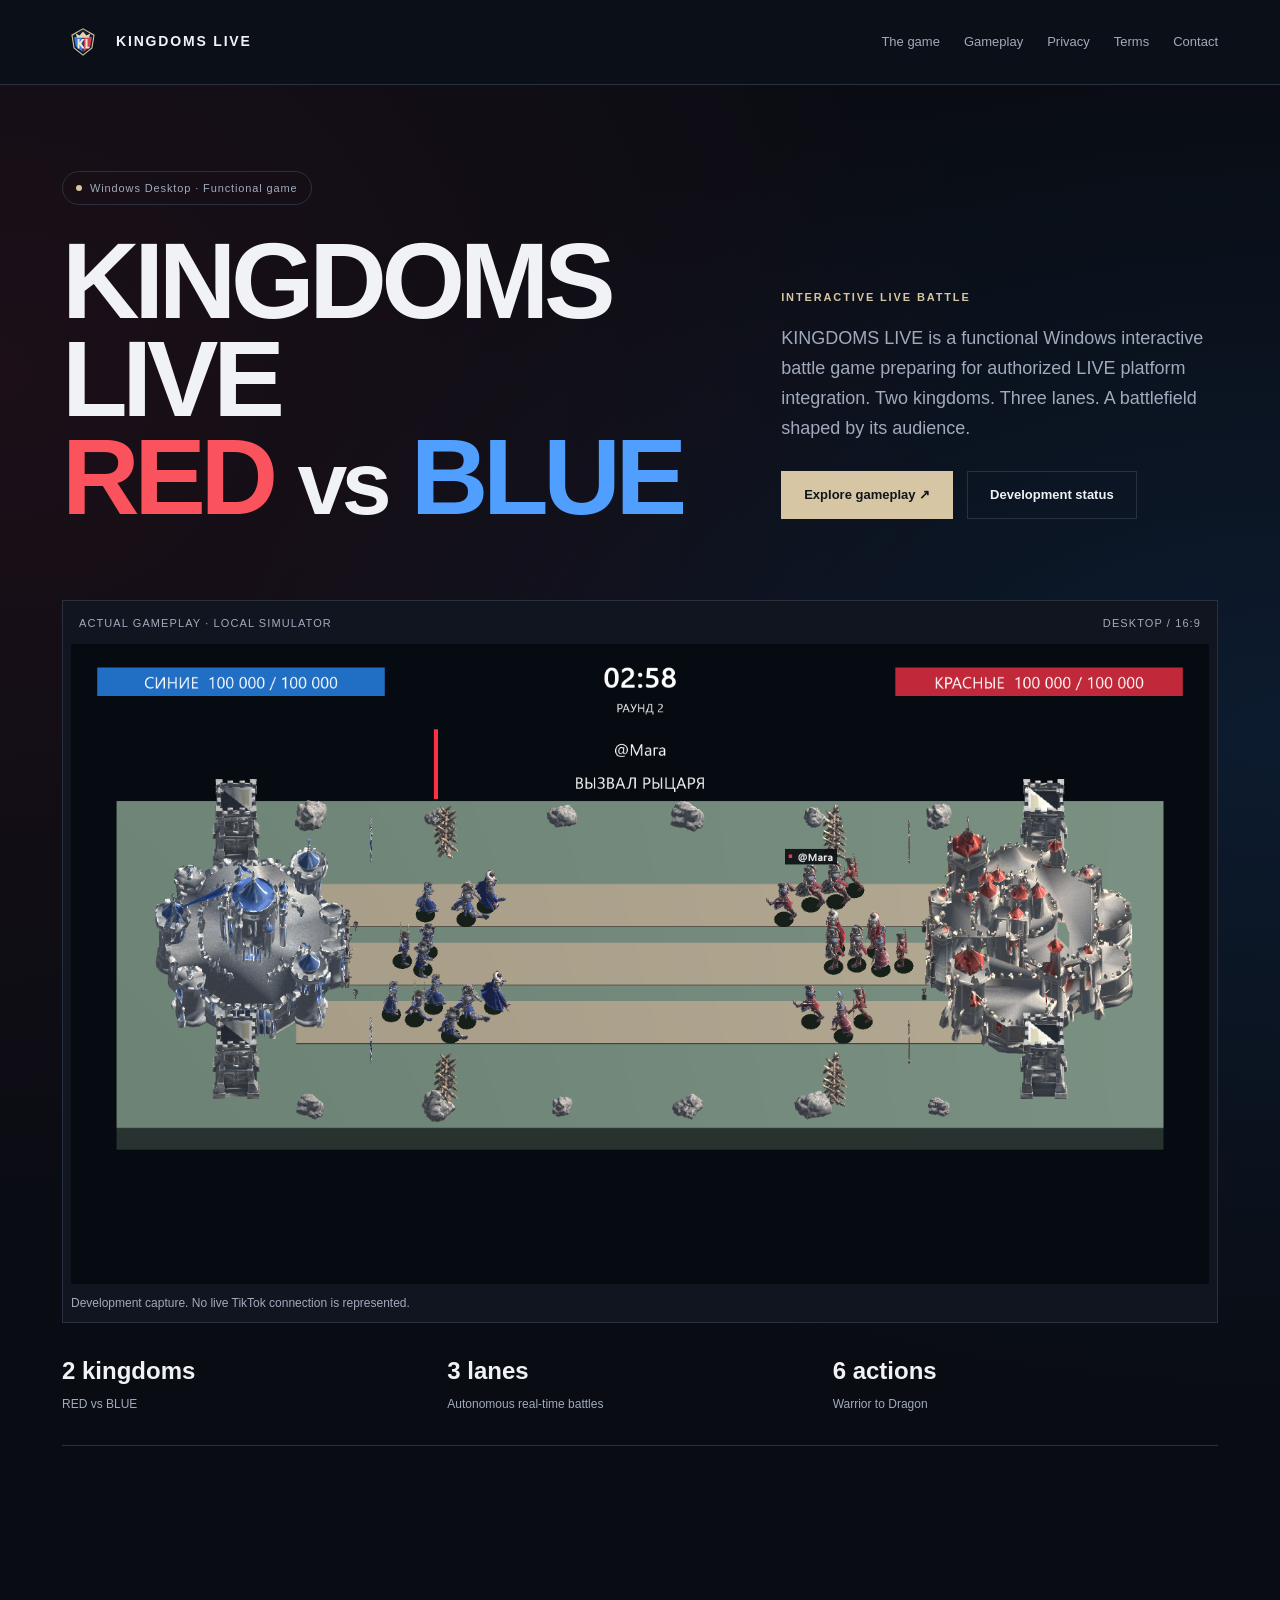
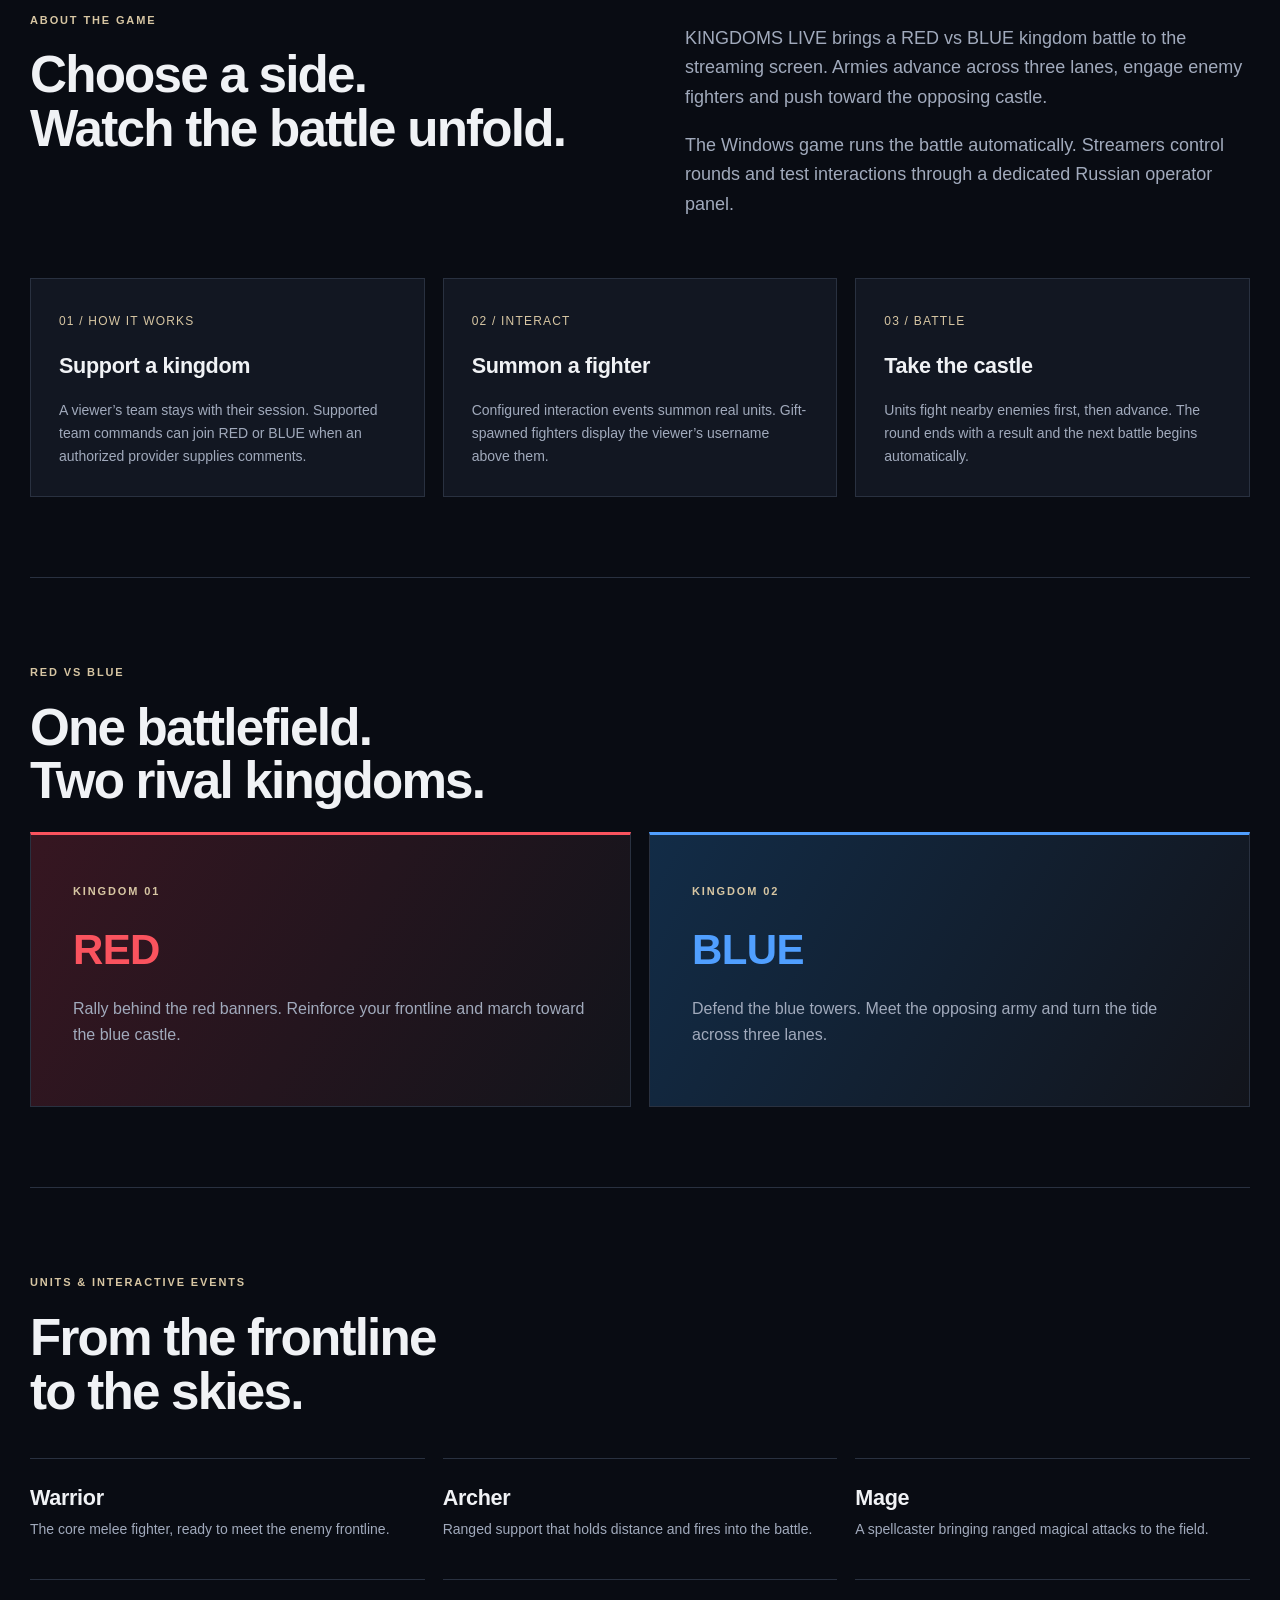
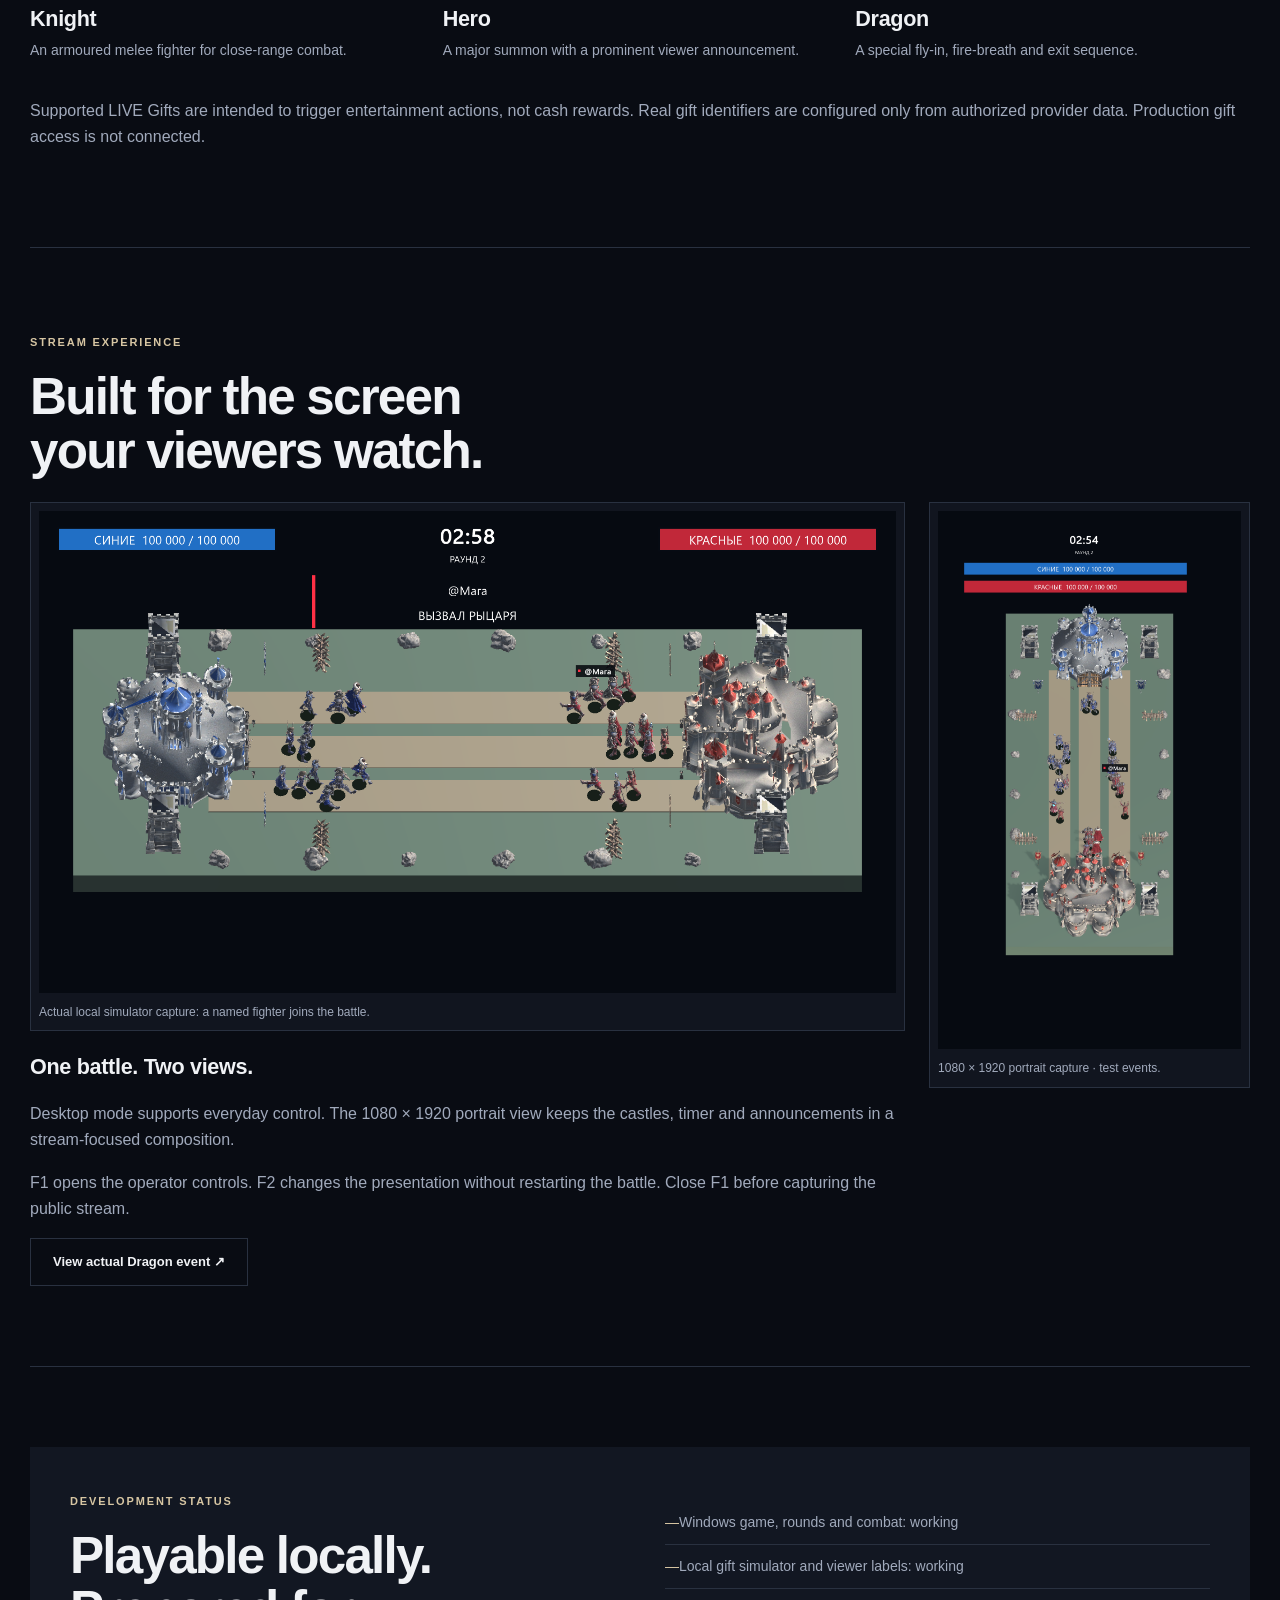
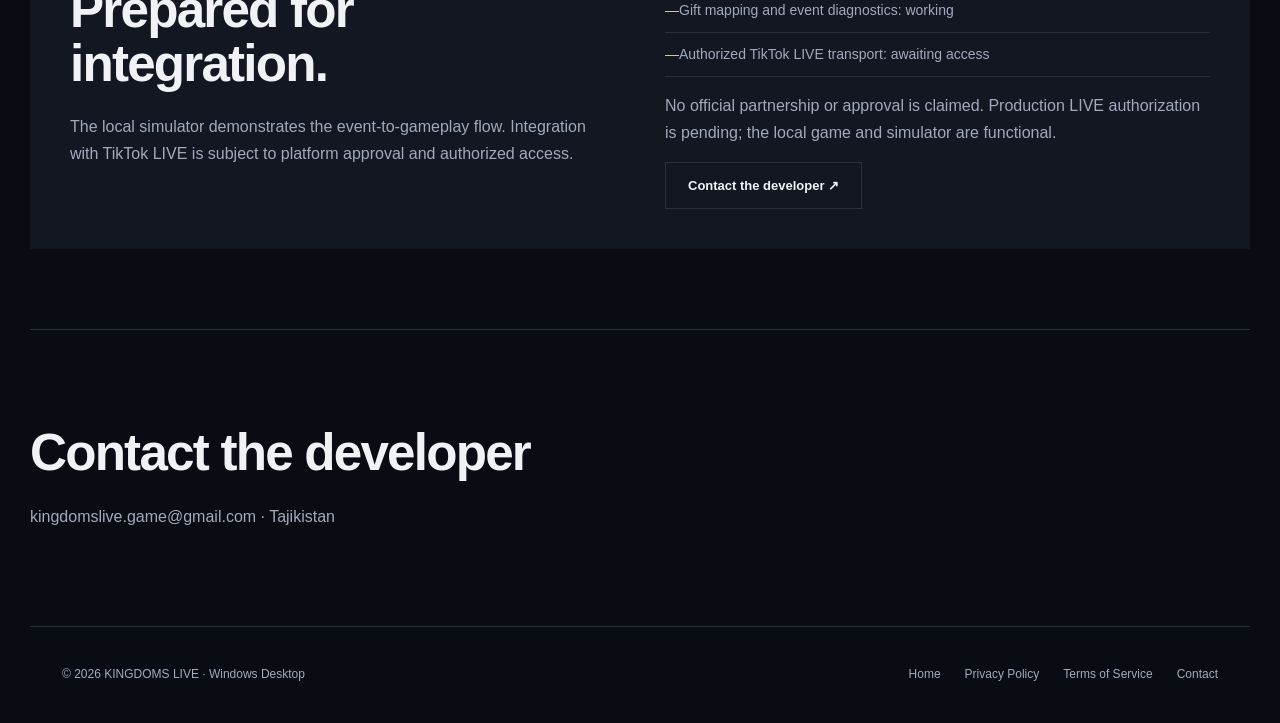
<file: Website/index.html>
<!doctype html>
<html lang="en"><head><meta charset="utf-8"><meta name="viewport" content="width=device-width, initial-scale=1"><meta name="description" content="A real-time RED vs BLUE kingdom battle designed for interactive LIVE streaming. Windows development preview; authorized LIVE integration pending."><title>RED vs BLUE Interactive Battle · KINGDOMS LIVE</title><link rel="icon" href="assets/brand-mark.svg" type="image/svg+xml"><link rel="stylesheet" href="css/style.css"><meta property="og:title" content="KINGDOMS LIVE"><meta property="og:description" content="Interactive RED vs BLUE LIVE battle game. Production LIVE integration awaiting authorized access."><meta property="og:type" content="website"><meta property="og:image" content="https://magasah.github.io/kingdoms-live/assets/app-icon.png"><meta name="theme-color" content="#090c13"></head><body><a class="skip" href="#main">Skip to content</a><header class="top"><div class="shell nav"><a class="brand" href="index.html"><img src="assets/brand-mark.svg" alt="">KINGDOMS LIVE</a><nav class="navlinks" aria-label="Main"><a href="index.html#game">The game</a><a href="index.html#preview">Gameplay</a><a href="privacy.html">Privacy</a><a href="terms.html">Terms</a><a href="contact.html">Contact</a></nav></div></header><main id="main"><div class="hero"><div class="shell"><div class="hero-top"><div><span class="badge">Windows Desktop · Functional game</span><h1>KINGDOMS<br>LIVE<span><b class="red">RED</b> <small>vs</small> <b class="blue">BLUE</b></span></h1></div><div class="hero-copy"><div class="tag">Interactive LIVE Battle</div><p>KINGDOMS LIVE is a functional Windows interactive battle game preparing for authorized LIVE platform integration. Two kingdoms. Three lanes. A battlefield shaped by its audience.</p><div class="buttons"><a class="button primary" href="#preview">Explore gameplay ↗</a><a class="button" href="#status">Development status</a></div></div></div><figure class="frame"><div class="frame-bar"><span>Actual gameplay · Local simulator</span><span>Desktop / 16:9</span></div><img src="assets/gameplay-desktop.png" width="1600" height="900" alt="Blue and red castles on opposite sides of the KINGDOMS LIVE battlefield"><figcaption class="caption">Development capture. No live TikTok connection is represented.</figcaption></figure><div class="metrics"><div><strong>2 kingdoms</strong><span>RED vs BLUE</span></div><div><strong>3 lanes</strong><span>Autonomous real-time battles</span></div><div><strong>6 actions</strong><span>Warrior to Dragon</span></div></div></div></div>
<section class="block shell" id="game"><div class="intro"><div><span class="tag">About the game</span><h2>Choose a side.<br>Watch the battle unfold.</h2></div><div><p>KINGDOMS LIVE brings a RED vs BLUE kingdom battle to the streaming screen. Armies advance across three lanes, engage enemy fighters and push toward the opposing castle.</p><p>The Windows game runs the battle automatically. Streamers control rounds and test interactions through a dedicated Russian operator panel.</p></div></div><div class="steps"><article class="card"><span class="num">01 / HOW IT WORKS</span><h3>Support a kingdom</h3><p>A viewer’s team stays with their session. Supported team commands can join RED or BLUE when an authorized provider supplies comments.</p></article><article class="card"><span class="num">02 / INTERACT</span><h3>Summon a fighter</h3><p>Configured interaction events summon real units. Gift-spawned fighters display the viewer’s username above them.</p></article><article class="card"><span class="num">03 / BATTLE</span><h3>Take the castle</h3><p>Units fight nearby enemies first, then advance. The round ends with a result and the next battle begins automatically.</p></article></div></section>
<section class="block shell"><span class="tag">RED vs BLUE</span><h2>One battlefield.<br>Two rival kingdoms.</h2><div class="kingdoms"><article class="kingdom red-side"><span class="tag">Kingdom 01</span><h3 class="red">RED</h3><p>Rally behind the red banners. Reinforce your frontline and march toward the blue castle.</p></article><article class="kingdom blue-side"><span class="tag">Kingdom 02</span><h3 class="blue">BLUE</h3><p>Defend the blue towers. Meet the opposing army and turn the tide across three lanes.</p></article></div></section>
<section class="block shell"><span class="tag">Units & interactive events</span><h2>From the frontline<br>to the skies.</h2><div class="units"><article class="unit"><h3>Warrior</h3><p>The core melee fighter, ready to meet the enemy frontline.</p></article><article class="unit"><h3>Archer</h3><p>Ranged support that holds distance and fires into the battle.</p></article><article class="unit"><h3>Mage</h3><p>A spellcaster bringing ranged magical attacks to the field.</p></article><article class="unit"><h3>Knight</h3><p>An armoured melee fighter for close-range combat.</p></article><article class="unit"><h3>Hero</h3><p>A major summon with a prominent viewer announcement.</p></article><article class="unit"><h3>Dragon</h3><p>A special fly-in, fire-breath and exit sequence.</p></article></div><p>Supported LIVE Gifts are intended to trigger entertainment actions, not cash rewards. Real gift identifiers are configured only from authorized provider data. Production gift access is not connected.</p></section>
<section class="block shell" id="preview"><span class="tag">Stream experience</span><h2>Built for the screen<br>your viewers watch.</h2><div class="preview-grid"><div><figure class="frame"><img loading="lazy" src="assets/gift-unit.png" width="1600" height="900" alt="Actual development battle showing a gift-spawned Knight with the username Мага"><figcaption class="caption">Actual local simulator capture: a named fighter joins the battle.</figcaption></figure><h3>One battle. Two views.</h3><p>Desktop mode supports everyday control. The 1080 × 1920 portrait view keeps the castles, timer and announcements in a stream-focused composition.</p><p>F1 opens the operator controls. F2 changes the presentation without restarting the battle. Close F1 before capturing the public stream.</p><a class="button" href="assets/dragon-event.png">View actual Dragon event ↗</a></div><figure class="frame portrait"><img loading="lazy" src="assets/gameplay-tiktok.png" width="1080" height="1920" alt="Actual vertical game capture with red and blue kingdoms"><figcaption class="caption">1080 × 1920 portrait capture · test events.</figcaption></figure></div></section>
<section class="block shell" id="status"><div class="status"><div><span class="tag">Development status</span><h2>Playable locally.<br>Prepared for integration.</h2><p>The local simulator demonstrates the event-to-gameplay flow. Integration with TikTok LIVE is subject to platform approval and authorized access.</p></div><div><ul><li>Windows game, rounds and combat: working</li><li>Local gift simulator and viewer labels: working</li><li>Gift mapping and event diagnostics: working</li><li>Authorized TikTok LIVE transport: awaiting access</li></ul><p>No official partnership or approval is claimed. Production LIVE authorization is pending; the local game and simulator are functional.</p><a class="button" href="contact.html">Contact the developer ↗</a></div></div></section><section class="shell block"><h2>Contact the developer</h2><p><a href="mailto:kingdomslive.game@gmail.com">kingdomslive.game@gmail.com</a> · Tajikistan</p></section></main><footer><div class="shell foot"><span>© 2026 KINGDOMS LIVE · Windows Desktop</span><nav aria-label="Legal"><a href="index.html">Home</a><a href="privacy.html">Privacy Policy</a><a href="terms.html">Terms of Service</a><a href="contact.html">Contact</a></nav></div></footer></body></html>
</file>
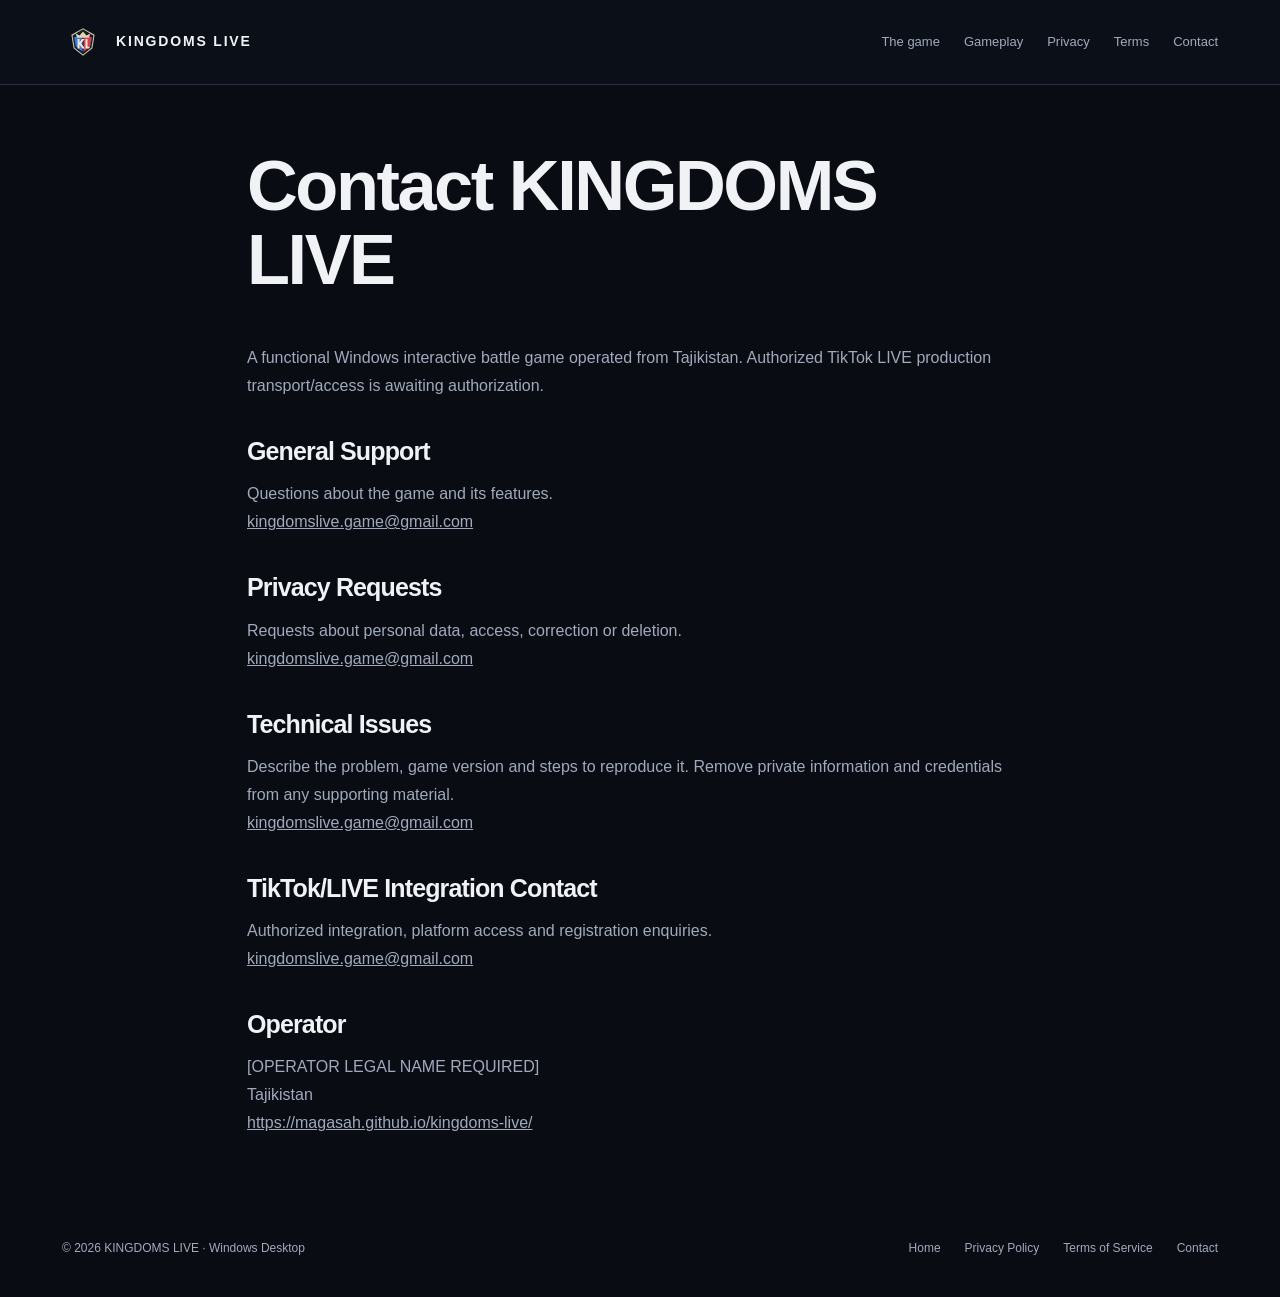
<file: Website/contact.html>
<!doctype html><html lang="en"><head><meta charset="utf-8"><meta name="viewport" content="width=device-width, initial-scale=1"><meta name="robots" content="noindex"><title>Contact · KINGDOMS LIVE</title><link rel="stylesheet" href="css/style.css"><link rel="icon" href="assets/app-icon.png" type="image/png"><meta property="og:title" content="KINGDOMS LIVE"><meta property="og:description" content="Interactive RED vs BLUE LIVE battle game. Production LIVE integration awaiting authorized access."><meta property="og:type" content="website"><meta property="og:image" content="https://magasah.github.io/kingdoms-live/assets/app-icon.png"><meta name="theme-color" content="#090c13"></head><body><a class="skip" href="#main">Skip to content</a><header class="top"><div class="shell nav"><a class="brand" href="index.html"><img src="assets/brand-mark.svg" alt="">KINGDOMS LIVE</a><nav class="navlinks" aria-label="Main"><a href="index.html#game">The game</a><a href="index.html#preview">Gameplay</a><a href="privacy.html">Privacy</a><a href="terms.html">Terms</a><a href="contact.html">Contact</a></nav></div></header><main class="legal" id="main"><h1>Contact KINGDOMS LIVE</h1><p>A functional Windows interactive battle game operated from Tajikistan. Authorized TikTok LIVE production transport/access is awaiting authorization.</p><h2>General Support</h2><p>Questions about the game and its features.<br><a href="mailto:kingdomslive.game@gmail.com">kingdomslive.game@gmail.com</a></p><h2>Privacy Requests</h2><p>Requests about personal data, access, correction or deletion.<br><a href="mailto:kingdomslive.game@gmail.com">kingdomslive.game@gmail.com</a></p><h2>Technical Issues</h2><p>Describe the problem, game version and steps to reproduce it. Remove private information and credentials from any supporting material.<br><a href="mailto:kingdomslive.game@gmail.com">kingdomslive.game@gmail.com</a></p><h2>TikTok/LIVE Integration Contact</h2><p>Authorized integration, platform access and registration enquiries.<br><a href="mailto:kingdomslive.game@gmail.com">kingdomslive.game@gmail.com</a></p><h2>Operator</h2><p>[OPERATOR LEGAL NAME REQUIRED]<br>Tajikistan<br><a href="https://magasah.github.io/kingdoms-live/">https://magasah.github.io/kingdoms-live/</a></p></main><footer><div class="shell foot"><span>© 2026 KINGDOMS LIVE · Windows Desktop</span><nav aria-label="Legal"><a href="index.html">Home</a><a href="privacy.html">Privacy Policy</a><a href="terms.html">Terms of Service</a><a href="contact.html">Contact</a></nav></div></footer></body></html>
</file>
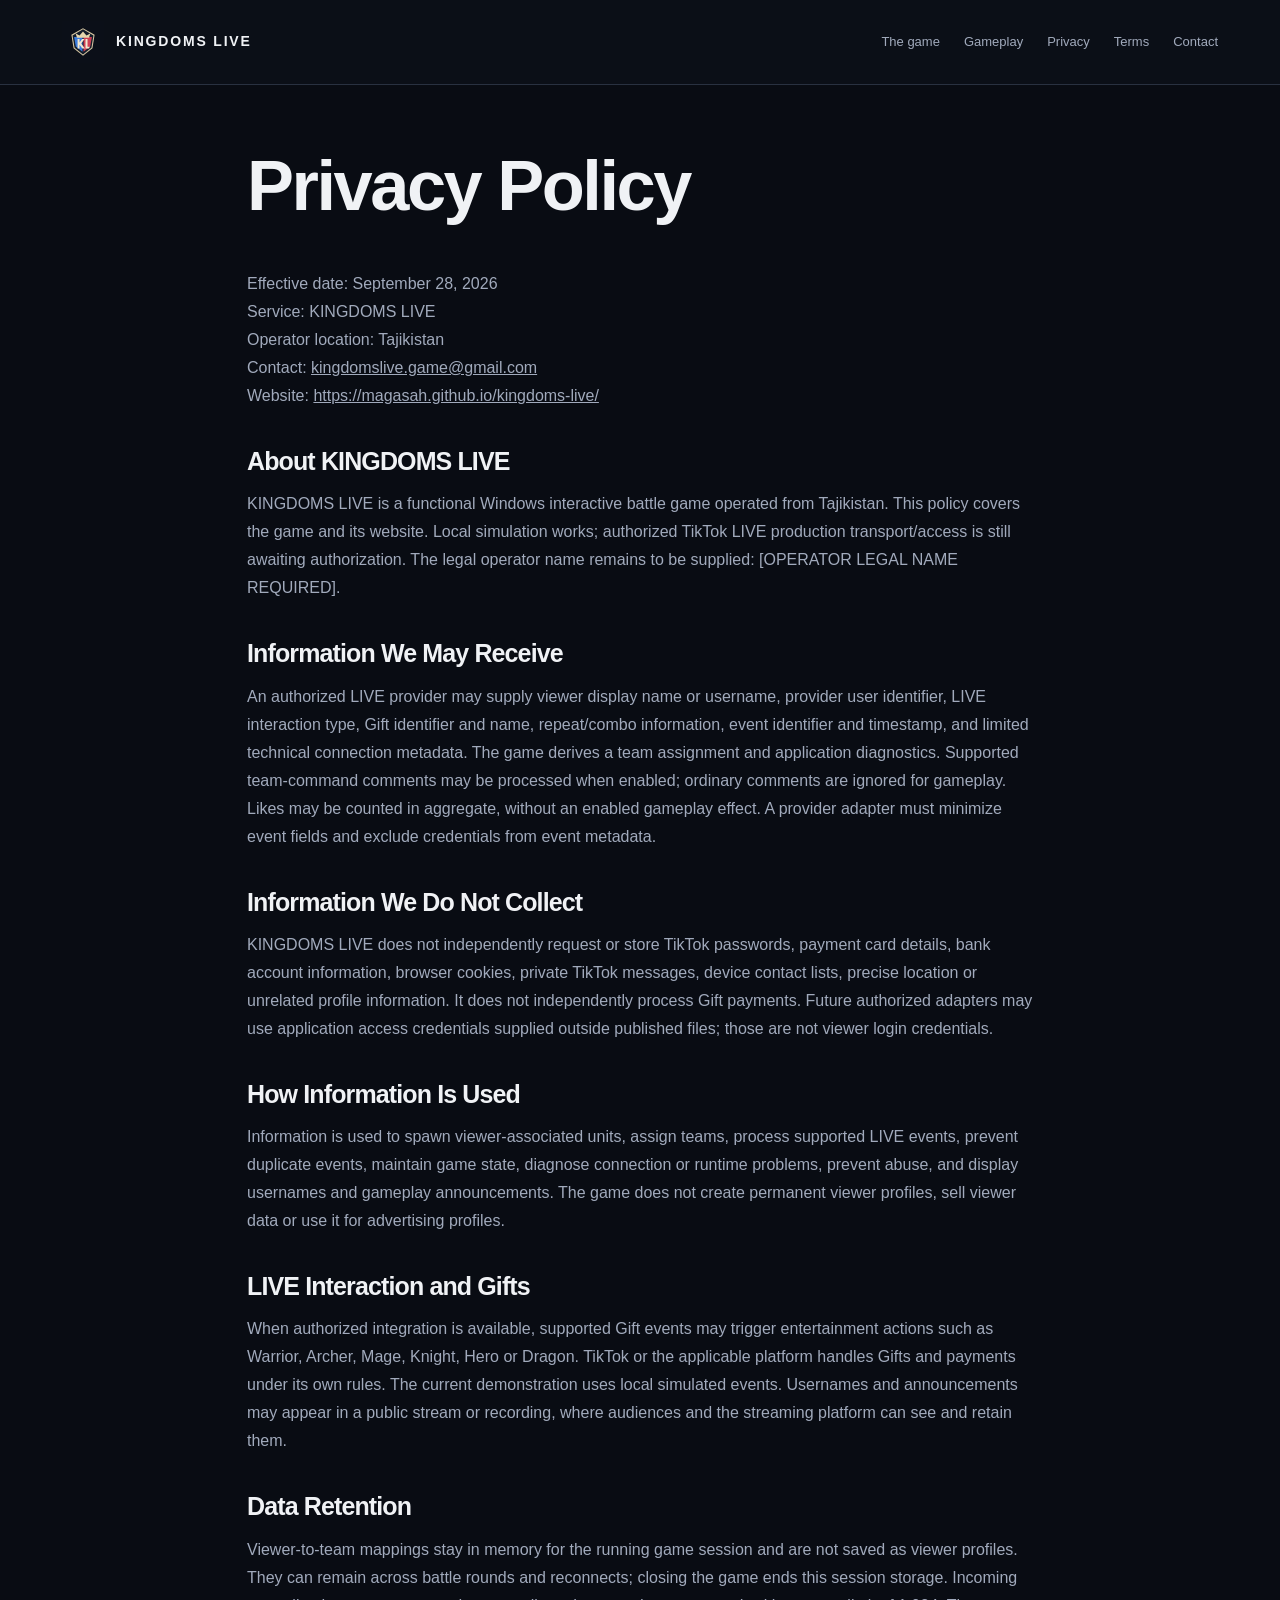
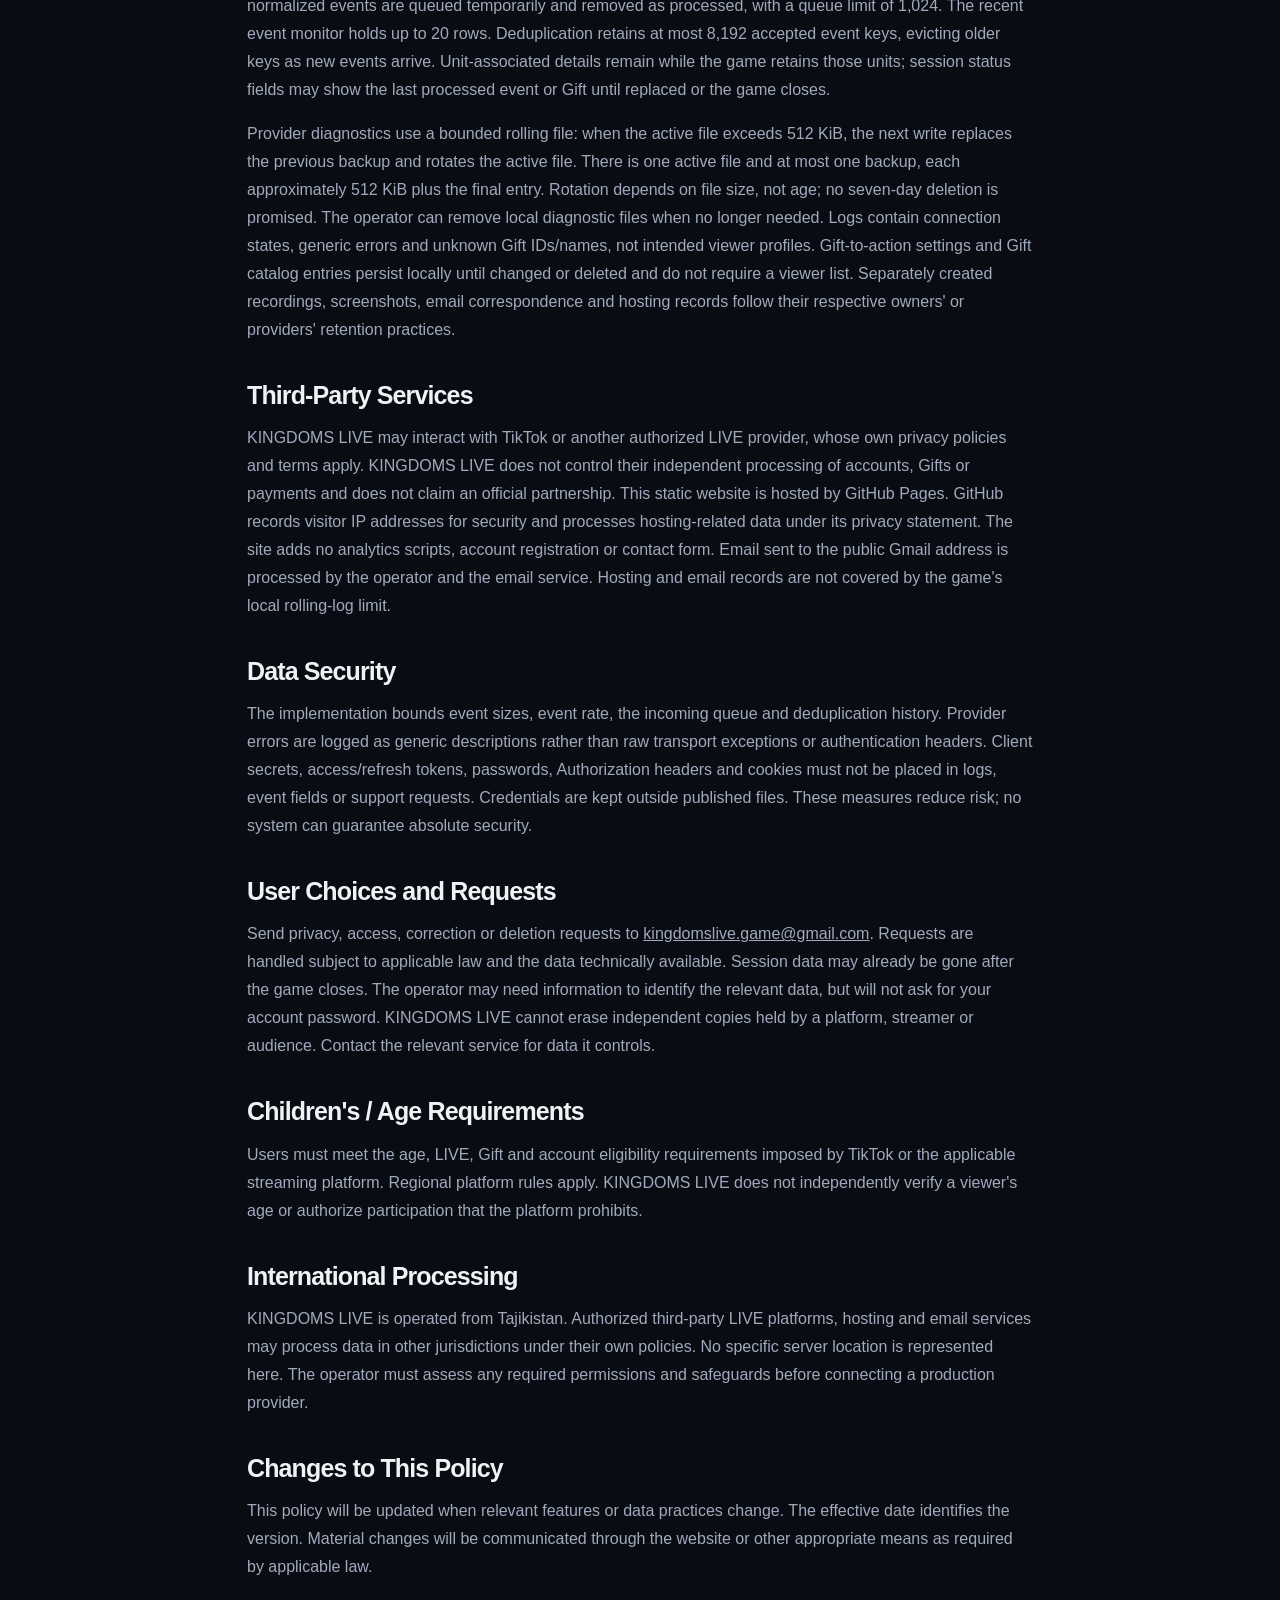
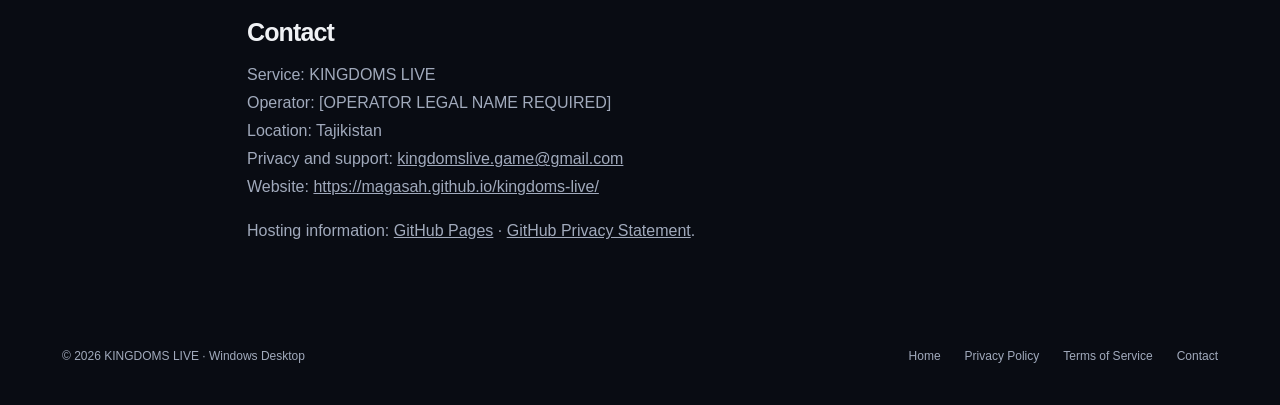
<file: Website/privacy.html>
<!doctype html><html lang="en"><head><meta charset="utf-8"><meta name="viewport" content="width=device-width, initial-scale=1"><meta name="robots" content="noindex"><title>Privacy Policy · KINGDOMS LIVE</title><link rel="stylesheet" href="css/style.css"><link rel="icon" href="assets/app-icon.png" type="image/png"><meta property="og:title" content="KINGDOMS LIVE"><meta property="og:description" content="Interactive RED vs BLUE LIVE battle game. Production LIVE integration awaiting authorized access."><meta property="og:type" content="website"><meta property="og:image" content="https://magasah.github.io/kingdoms-live/assets/app-icon.png"><meta name="theme-color" content="#090c13"></head><body><a class="skip" href="#main">Skip to content</a><header class="top"><div class="shell nav"><a class="brand" href="index.html"><img src="assets/brand-mark.svg" alt="">KINGDOMS LIVE</a><nav class="navlinks" aria-label="Main"><a href="index.html#game">The game</a><a href="index.html#preview">Gameplay</a><a href="privacy.html">Privacy</a><a href="terms.html">Terms</a><a href="contact.html">Contact</a></nav></div></header><main class="legal" id="main"><h1>Privacy Policy</h1><p>Effective date: September 28, 2026<br>Service: KINGDOMS LIVE<br>Operator location: Tajikistan<br>Contact: <a href="mailto:kingdomslive.game@gmail.com">kingdomslive.game@gmail.com</a><br>Website: <a href="https://magasah.github.io/kingdoms-live/">https://magasah.github.io/kingdoms-live/</a></p><h2>About KINGDOMS LIVE</h2><p>KINGDOMS LIVE is a functional Windows interactive battle game operated from Tajikistan. This policy covers the game and its website. Local simulation works; authorized TikTok LIVE production transport/access is still awaiting authorization. The legal operator name remains to be supplied: [OPERATOR LEGAL NAME REQUIRED].</p><h2>Information We May Receive</h2><p>An authorized LIVE provider may supply viewer display name or username, provider user identifier, LIVE interaction type, Gift identifier and name, repeat/combo information, event identifier and timestamp, and limited technical connection metadata. The game derives a team assignment and application diagnostics. Supported team-command comments may be processed when enabled; ordinary comments are ignored for gameplay. Likes may be counted in aggregate, without an enabled gameplay effect. A provider adapter must minimize event fields and exclude credentials from event metadata.</p><h2>Information We Do Not Collect</h2><p>KINGDOMS LIVE does not independently request or store TikTok passwords, payment card details, bank account information, browser cookies, private TikTok messages, device contact lists, precise location or unrelated profile information. It does not independently process Gift payments. Future authorized adapters may use application access credentials supplied outside published files; those are not viewer login credentials.</p><h2>How Information Is Used</h2><p>Information is used to spawn viewer-associated units, assign teams, process supported LIVE events, prevent duplicate events, maintain game state, diagnose connection or runtime problems, prevent abuse, and display usernames and gameplay announcements. The game does not create permanent viewer profiles, sell viewer data or use it for advertising profiles.</p><h2>LIVE Interaction and Gifts</h2><p>When authorized integration is available, supported Gift events may trigger entertainment actions such as Warrior, Archer, Mage, Knight, Hero or Dragon. TikTok or the applicable platform handles Gifts and payments under its own rules. The current demonstration uses local simulated events. Usernames and announcements may appear in a public stream or recording, where audiences and the streaming platform can see and retain them.</p><h2>Data Retention</h2><p>Viewer-to-team mappings stay in memory for the running game session and are not saved as viewer profiles. They can remain across battle rounds and reconnects; closing the game ends this session storage. Incoming normalized events are queued temporarily and removed as processed, with a queue limit of 1,024. The recent event monitor holds up to 20 rows. Deduplication retains at most 8,192 accepted event keys, evicting older keys as new events arrive. Unit-associated details remain while the game retains those units; session status fields may show the last processed event or Gift until replaced or the game closes.</p><p>Provider diagnostics use a bounded rolling file: when the active file exceeds 512 KiB, the next write replaces the previous backup and rotates the active file. There is one active file and at most one backup, each approximately 512 KiB plus the final entry. Rotation depends on file size, not age; no seven-day deletion is promised. The operator can remove local diagnostic files when no longer needed. Logs contain connection states, generic errors and unknown Gift IDs/names, not intended viewer profiles. Gift-to-action settings and Gift catalog entries persist locally until changed or deleted and do not require a viewer list. Separately created recordings, screenshots, email correspondence and hosting records follow their respective owners&#x27; or providers&#x27; retention practices.</p><h2>Third-Party Services</h2><p>KINGDOMS LIVE may interact with TikTok or another authorized LIVE provider, whose own privacy policies and terms apply. KINGDOMS LIVE does not control their independent processing of accounts, Gifts or payments and does not claim an official partnership. This static website is hosted by GitHub Pages. GitHub records visitor IP addresses for security and processes hosting-related data under its privacy statement. The site adds no analytics scripts, account registration or contact form. Email sent to the public Gmail address is processed by the operator and the email service. Hosting and email records are not covered by the game&#x27;s local rolling-log limit.</p><h2>Data Security</h2><p>The implementation bounds event sizes, event rate, the incoming queue and deduplication history. Provider errors are logged as generic descriptions rather than raw transport exceptions or authentication headers. Client secrets, access/refresh tokens, passwords, Authorization headers and cookies must not be placed in logs, event fields or support requests. Credentials are kept outside published files. These measures reduce risk; no system can guarantee absolute security.</p><h2>User Choices and Requests</h2><p>Send privacy, access, correction or deletion requests to <a href="mailto:kingdomslive.game@gmail.com">kingdomslive.game@gmail.com</a>. Requests are handled subject to applicable law and the data technically available. Session data may already be gone after the game closes. The operator may need information to identify the relevant data, but will not ask for your account password. KINGDOMS LIVE cannot erase independent copies held by a platform, streamer or audience. Contact the relevant service for data it controls.</p><h2>Children&#x27;s / Age Requirements</h2><p>Users must meet the age, LIVE, Gift and account eligibility requirements imposed by TikTok or the applicable streaming platform. Regional platform rules apply. KINGDOMS LIVE does not independently verify a viewer&#x27;s age or authorize participation that the platform prohibits.</p><h2>International Processing</h2><p>KINGDOMS LIVE is operated from Tajikistan. Authorized third-party LIVE platforms, hosting and email services may process data in other jurisdictions under their own policies. No specific server location is represented here. The operator must assess any required permissions and safeguards before connecting a production provider.</p><h2>Changes to This Policy</h2><p>This policy will be updated when relevant features or data practices change. The effective date identifies the version. Material changes will be communicated through the website or other appropriate means as required by applicable law.</p><h2>Contact</h2><p>Service: KINGDOMS LIVE<br>Operator: [OPERATOR LEGAL NAME REQUIRED]<br>Location: Tajikistan<br>Privacy and support: <a href="mailto:kingdomslive.game@gmail.com">kingdomslive.game@gmail.com</a><br>Website: <a href="https://magasah.github.io/kingdoms-live/">https://magasah.github.io/kingdoms-live/</a></p><p>Hosting information: <a href="https://docs.github.com/en/pages/getting-started-with-github-pages/what-is-github-pages">GitHub Pages</a> · <a href="https://docs.github.com/en/site-policy/privacy-policies/github-general-privacy-statement">GitHub Privacy Statement</a>.</p></main><footer><div class="shell foot"><span>© 2026 KINGDOMS LIVE · Windows Desktop</span><nav aria-label="Legal"><a href="index.html">Home</a><a href="privacy.html">Privacy Policy</a><a href="terms.html">Terms of Service</a><a href="contact.html">Contact</a></nav></div></footer></body></html>
</file>
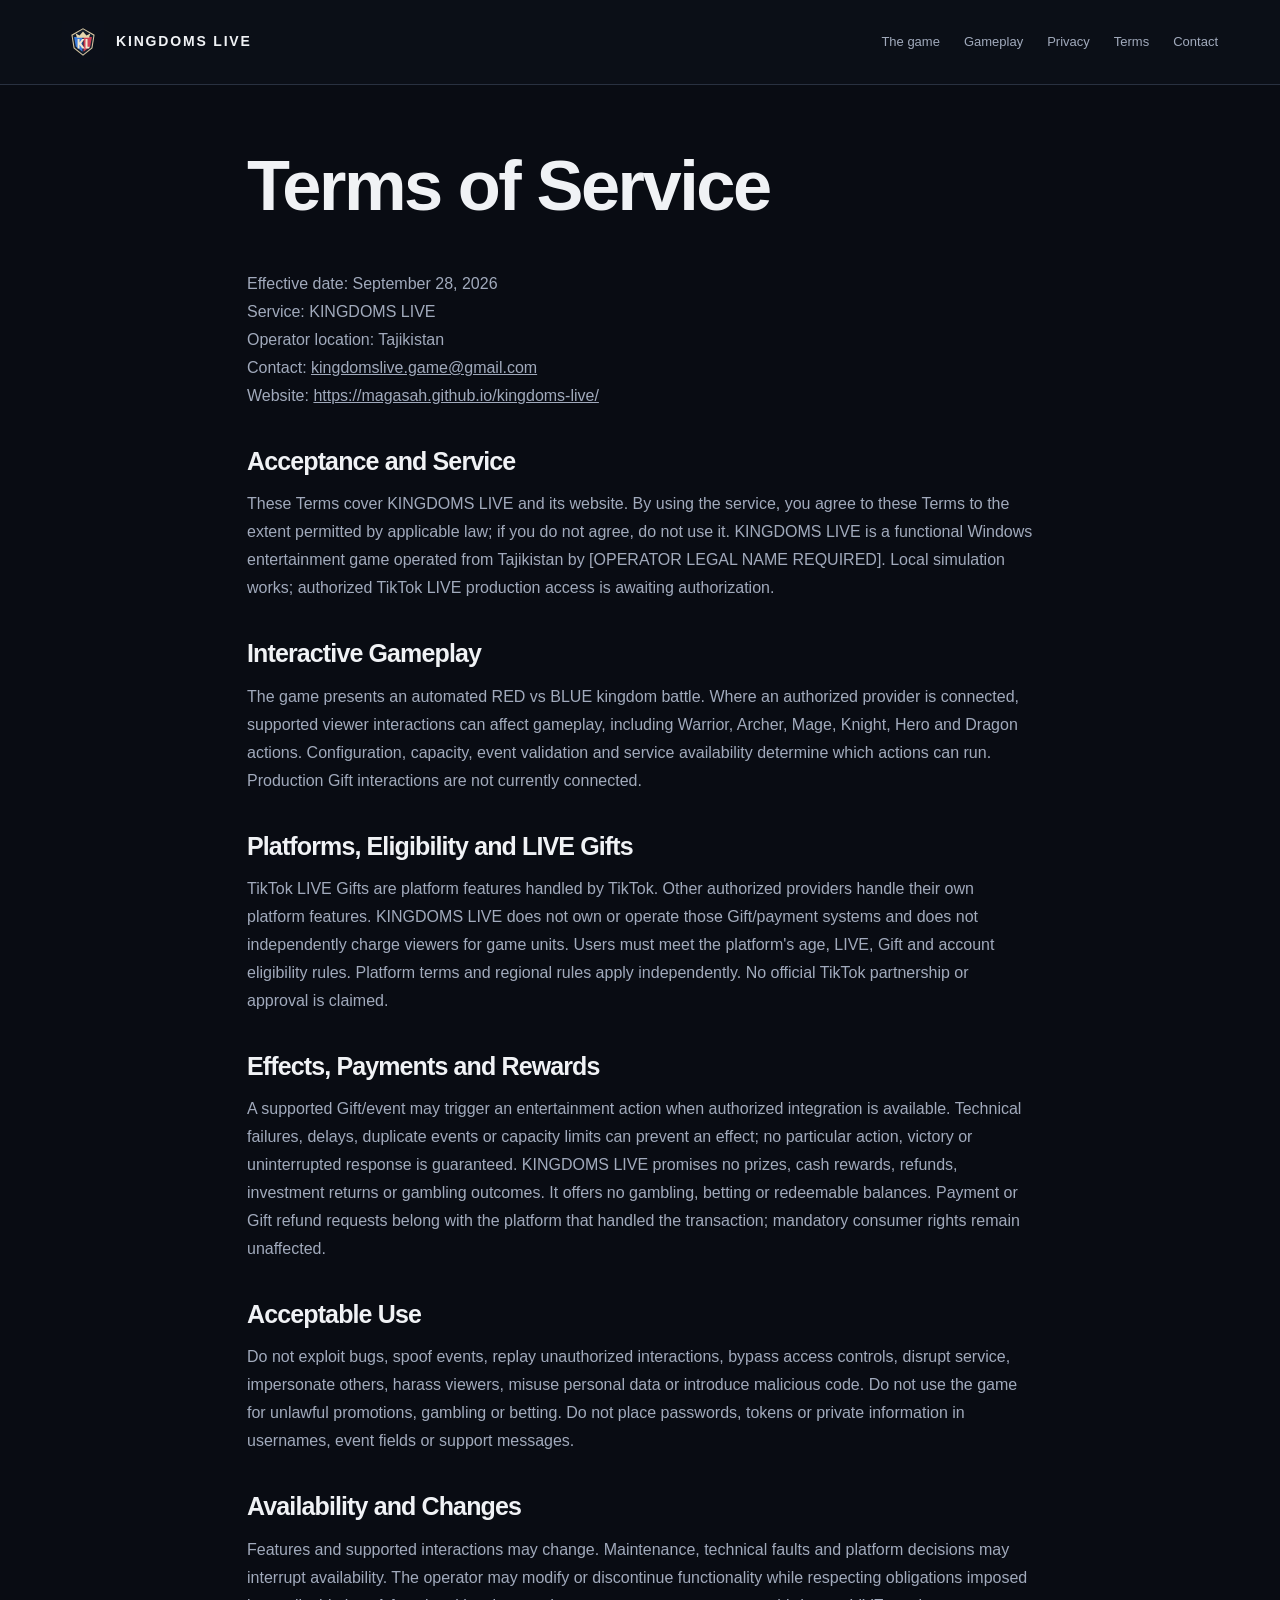
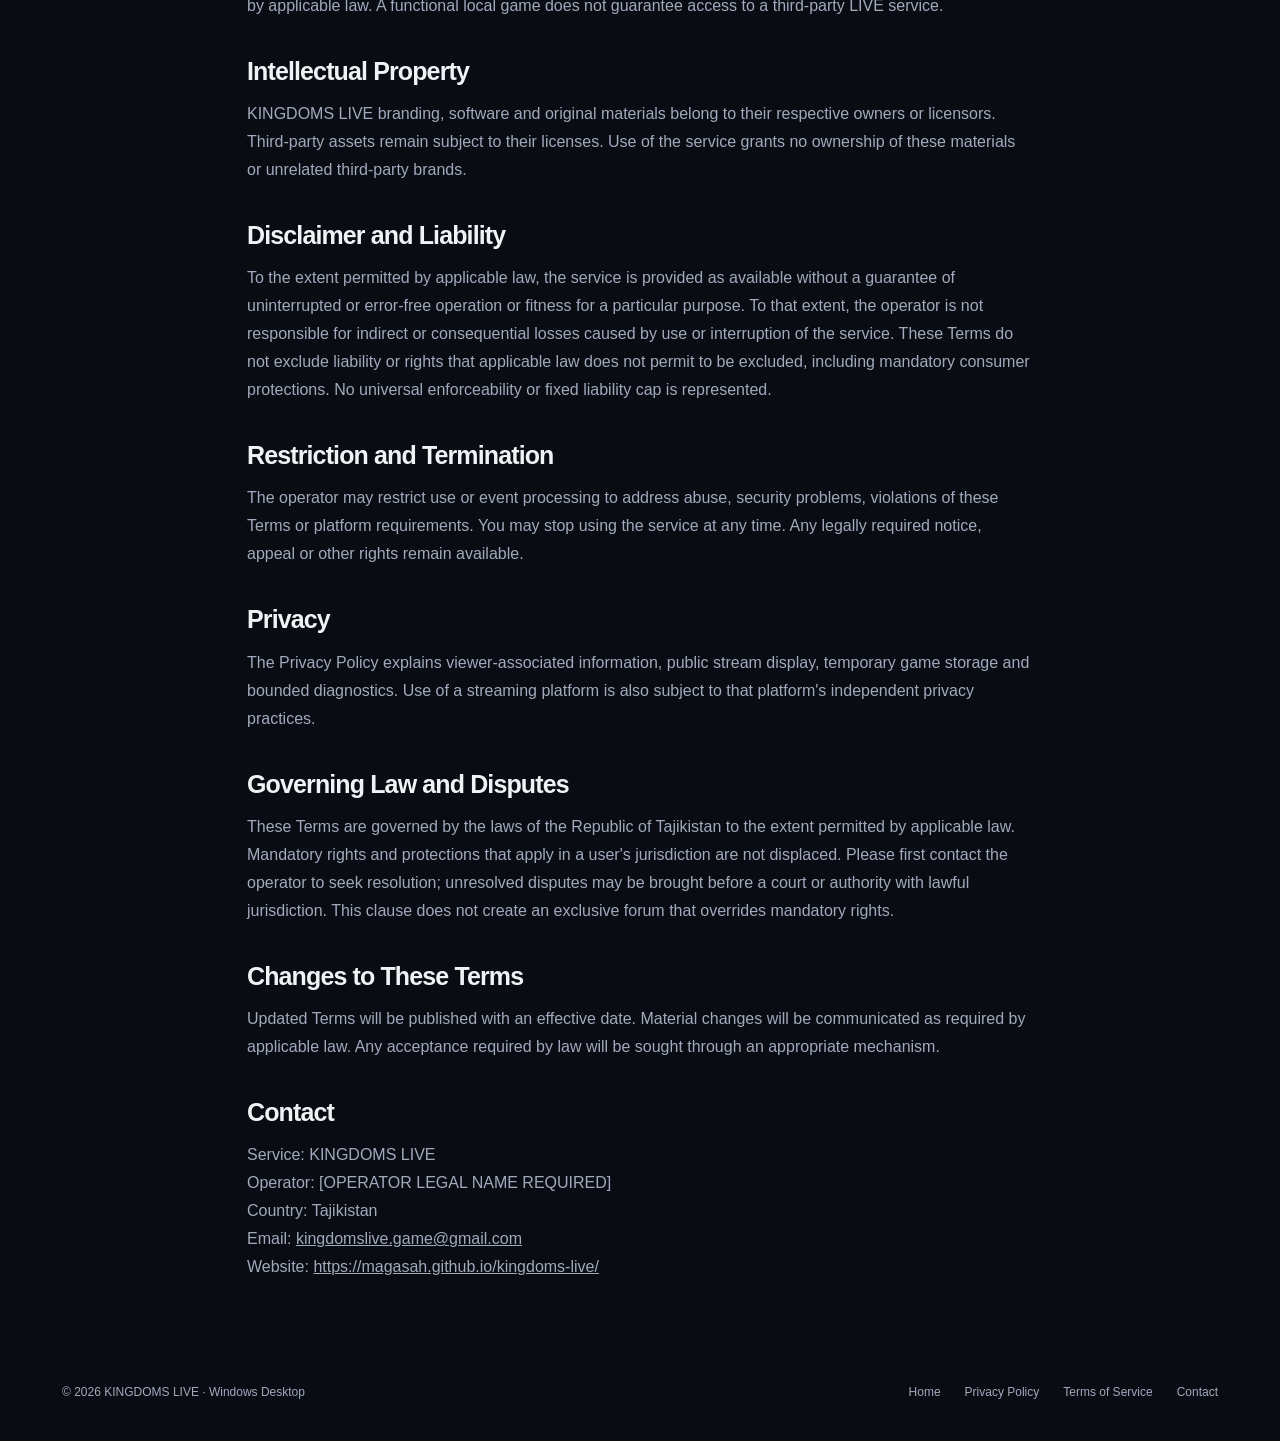
<file: Website/terms.html>
<!doctype html><html lang="en"><head><meta charset="utf-8"><meta name="viewport" content="width=device-width, initial-scale=1"><meta name="robots" content="noindex"><title>Terms of Service · KINGDOMS LIVE</title><link rel="stylesheet" href="css/style.css"><link rel="icon" href="assets/app-icon.png" type="image/png"><meta property="og:title" content="KINGDOMS LIVE"><meta property="og:description" content="Interactive RED vs BLUE LIVE battle game. Production LIVE integration awaiting authorized access."><meta property="og:type" content="website"><meta property="og:image" content="https://magasah.github.io/kingdoms-live/assets/app-icon.png"><meta name="theme-color" content="#090c13"></head><body><a class="skip" href="#main">Skip to content</a><header class="top"><div class="shell nav"><a class="brand" href="index.html"><img src="assets/brand-mark.svg" alt="">KINGDOMS LIVE</a><nav class="navlinks" aria-label="Main"><a href="index.html#game">The game</a><a href="index.html#preview">Gameplay</a><a href="privacy.html">Privacy</a><a href="terms.html">Terms</a><a href="contact.html">Contact</a></nav></div></header><main class="legal" id="main"><h1>Terms of Service</h1><p>Effective date: September 28, 2026<br>Service: KINGDOMS LIVE<br>Operator location: Tajikistan<br>Contact: <a href="mailto:kingdomslive.game@gmail.com">kingdomslive.game@gmail.com</a><br>Website: <a href="https://magasah.github.io/kingdoms-live/">https://magasah.github.io/kingdoms-live/</a></p><h2>Acceptance and Service</h2><p>These Terms cover KINGDOMS LIVE and its website. By using the service, you agree to these Terms to the extent permitted by applicable law; if you do not agree, do not use it. KINGDOMS LIVE is a functional Windows entertainment game operated from Tajikistan by [OPERATOR LEGAL NAME REQUIRED]. Local simulation works; authorized TikTok LIVE production access is awaiting authorization.</p><h2>Interactive Gameplay</h2><p>The game presents an automated RED vs BLUE kingdom battle. Where an authorized provider is connected, supported viewer interactions can affect gameplay, including Warrior, Archer, Mage, Knight, Hero and Dragon actions. Configuration, capacity, event validation and service availability determine which actions can run. Production Gift interactions are not currently connected.</p><h2>Platforms, Eligibility and LIVE Gifts</h2><p>TikTok LIVE Gifts are platform features handled by TikTok. Other authorized providers handle their own platform features. KINGDOMS LIVE does not own or operate those Gift/payment systems and does not independently charge viewers for game units. Users must meet the platform&#x27;s age, LIVE, Gift and account eligibility rules. Platform terms and regional rules apply independently. No official TikTok partnership or approval is claimed.</p><h2>Effects, Payments and Rewards</h2><p>A supported Gift/event may trigger an entertainment action when authorized integration is available. Technical failures, delays, duplicate events or capacity limits can prevent an effect; no particular action, victory or uninterrupted response is guaranteed. KINGDOMS LIVE promises no prizes, cash rewards, refunds, investment returns or gambling outcomes. It offers no gambling, betting or redeemable balances. Payment or Gift refund requests belong with the platform that handled the transaction; mandatory consumer rights remain unaffected.</p><h2>Acceptable Use</h2><p>Do not exploit bugs, spoof events, replay unauthorized interactions, bypass access controls, disrupt service, impersonate others, harass viewers, misuse personal data or introduce malicious code. Do not use the game for unlawful promotions, gambling or betting. Do not place passwords, tokens or private information in usernames, event fields or support messages.</p><h2>Availability and Changes</h2><p>Features and supported interactions may change. Maintenance, technical faults and platform decisions may interrupt availability. The operator may modify or discontinue functionality while respecting obligations imposed by applicable law. A functional local game does not guarantee access to a third-party LIVE service.</p><h2>Intellectual Property</h2><p>KINGDOMS LIVE branding, software and original materials belong to their respective owners or licensors. Third-party assets remain subject to their licenses. Use of the service grants no ownership of these materials or unrelated third-party brands.</p><h2>Disclaimer and Liability</h2><p>To the extent permitted by applicable law, the service is provided as available without a guarantee of uninterrupted or error-free operation or fitness for a particular purpose. To that extent, the operator is not responsible for indirect or consequential losses caused by use or interruption of the service. These Terms do not exclude liability or rights that applicable law does not permit to be excluded, including mandatory consumer protections. No universal enforceability or fixed liability cap is represented.</p><h2>Restriction and Termination</h2><p>The operator may restrict use or event processing to address abuse, security problems, violations of these Terms or platform requirements. You may stop using the service at any time. Any legally required notice, appeal or other rights remain available.</p><h2>Privacy</h2><p>The Privacy Policy explains viewer-associated information, public stream display, temporary game storage and bounded diagnostics. Use of a streaming platform is also subject to that platform&#x27;s independent privacy practices.</p><h2>Governing Law and Disputes</h2><p>These Terms are governed by the laws of the Republic of Tajikistan to the extent permitted by applicable law. Mandatory rights and protections that apply in a user&#x27;s jurisdiction are not displaced. Please first contact the operator to seek resolution; unresolved disputes may be brought before a court or authority with lawful jurisdiction. This clause does not create an exclusive forum that overrides mandatory rights.</p><h2>Changes to These Terms</h2><p>Updated Terms will be published with an effective date. Material changes will be communicated as required by applicable law. Any acceptance required by law will be sought through an appropriate mechanism.</p><h2>Contact</h2><p>Service: KINGDOMS LIVE<br>Operator: [OPERATOR LEGAL NAME REQUIRED]<br>Country: Tajikistan<br>Email: <a href="mailto:kingdomslive.game@gmail.com">kingdomslive.game@gmail.com</a><br>Website: <a href="https://magasah.github.io/kingdoms-live/">https://magasah.github.io/kingdoms-live/</a></p></main><footer><div class="shell foot"><span>© 2026 KINGDOMS LIVE · Windows Desktop</span><nav aria-label="Legal"><a href="index.html">Home</a><a href="privacy.html">Privacy Policy</a><a href="terms.html">Terms of Service</a><a href="contact.html">Contact</a></nav></div></footer></body></html>
</file>
<file: Website/css/style.css>
:root{color-scheme:dark;--bg:#090c13;--panel:#121722;--text:#f0f2f5;--muted:#a1aabc;--red:#fa535e;--blue:#509fff;--line:#293140;--metal:#d7c6a3}
*{box-sizing:border-box}html{scroll-behavior:smooth}body{margin:0;background:var(--bg);color:var(--text);font-family:Segoe UI,Arial,sans-serif;line-height:1.65}a{color:inherit;text-decoration:none}a:hover{color:var(--metal)}a:focus-visible,button:focus-visible{outline:3px solid var(--blue);outline-offset:5px}img{max-width:100%;height:auto;display:block}p{color:var(--muted)}h1,h2,h3{line-height:1.05;letter-spacing:-.035em}h2{font-size:clamp(2rem,4vw,3.7rem);margin:16px 0 24px}h3{font-size:1.35rem;letter-spacing:-.015em}.shell{max-width:1220px;margin:auto;padding:0 32px}.top{border-bottom:1px solid var(--line);background:#0b0f17}.nav{display:flex;align-items:center;gap:28px;min-height:84px;flex-wrap:wrap}.brand{display:flex;align-items:center;gap:12px;letter-spacing:.13em;font-size:14px;font-weight:800;margin-right:auto}.brand img{width:42px;height:42px}.navlinks{display:flex;gap:24px;font-size:13px;color:var(--muted);flex-wrap:wrap}.tag{font-size:11px;font-weight:700;letter-spacing:.17em;text-transform:uppercase;color:var(--metal)}.badge{display:inline-flex;gap:8px;align-items:center;border:1px solid var(--line);padding:7px 13px;border-radius:20px;color:var(--muted);font-size:11px;letter-spacing:.08em}.badge:before{content:"";width:6px;height:6px;background:var(--metal);border-radius:50%}.hero{padding:86px 0 60px;background:radial-gradient(ellipse at 0 20%,#40152155,transparent 55%),radial-gradient(ellipse at 100% 45%,#143a6655,transparent 60%)}.hero h1{font-size:clamp(3.2rem,8.4vw,7.6rem);font-weight:900;line-height:.91;letter-spacing:-.05em;margin:28px 0}.hero h1 span{display:block}.red{color:var(--red)}.blue{color:var(--blue)}.hero-top{display:grid;grid-template-columns:1.2fr .8fr;gap:64px;align-items:end}.hero-copy{max-width:470px;padding-bottom:8px}.hero-copy p{font-size:18px}.buttons{display:flex;gap:14px;flex-wrap:wrap;margin:28px 0}.button{display:inline-flex;padding:12px 22px;align-items:center;border:1px solid var(--line);font-size:13px;font-weight:700}.button.primary{background:var(--metal);color:#11151c;border-color:var(--metal)}.frame{border:1px solid var(--line);background:#11151f;padding:8px}.frame-bar{display:flex;justify-content:space-between;gap:12px;padding:5px 8px 12px;color:var(--muted);font-size:11px;letter-spacing:.1em;text-transform:uppercase}.hero figure{margin:45px 0 0}.hero figure img{width:100%;height:auto}.caption{margin:10px 0 0;font-size:12px;color:var(--muted)}.metrics{display:grid;grid-template-columns:repeat(3,1fr);border-bottom:1px solid var(--line);margin-bottom:20px}.metrics div{padding:28px 0}.metrics strong{display:block;font-size:24px}.metrics span{font-size:12px;color:var(--muted)}section.block{padding:80px 0;border-bottom:1px solid var(--line)}.intro{display:grid;grid-template-columns:1fr 1fr;gap:90px}.intro p{font-size:18px}.steps,.units{display:grid;grid-template-columns:repeat(3,1fr);gap:18px;margin-top:40px}.card{padding:28px;background:var(--panel);border:1px solid var(--line)}.num{font-size:12px;color:var(--metal);letter-spacing:.1em}.card p{font-size:14px;margin-bottom:0}.kingdoms{display:grid;grid-template-columns:1fr 1fr;gap:18px}.kingdom{padding:42px;border:1px solid var(--line)}.kingdom.red-side{background:linear-gradient(120deg,#361621,#12141b);border-top:3px solid var(--red)}.kingdom.blue-side{background:linear-gradient(120deg,#122c47,#12141b);border-top:3px solid var(--blue)}.kingdom h3{font-size:42px;margin:24px 0}.unit{padding:20px 0;border-top:1px solid var(--line)}.unit h3{margin:8px 0}.unit p{font-size:14px;margin:0}.preview-grid{display:grid;grid-template-columns:1.5fr .55fr;gap:24px;align-items:start}.preview-grid figure{margin:0 0 25px}.portrait img{max-height:690px;width:100%;object-fit:contain;background:#070b11}.status{display:grid;grid-template-columns:1fr 1fr;gap:50px;background:#121722;padding:40px}.status ul{list-style:none;padding:0;color:var(--muted);font-size:14px}.status li{padding:10px 0;border-bottom:1px solid var(--line)}.status li:before{content:"\2014 ";color:var(--metal)}footer{padding:38px 0}.foot{display:flex;justify-content:space-between;gap:30px;flex-wrap:wrap;font-size:12px;color:var(--muted)}.foot nav{display:flex;gap:24px}.legal{max-width:850px;margin:64px auto;padding:0 32px}.legal h1{font-size:clamp(2.7rem,6vw,4.4rem)}.legal h2{font-size:25px;margin:38px 0 16px}.legal p,.legal li{color:var(--muted)}.legal a{text-decoration:underline}.notice{padding:18px 22px;border-left:3px solid var(--metal);background:#1a1b1d;color:#ddd1b8;margin:24px 0}.placeholder{font-family:monospace;overflow-wrap:anywhere}.skip{position:absolute;left:10px;top:-80px}.skip:focus{top:10px;background:var(--panel);padding:10px;z-index:10}
@media(max-width:760px){.shell{padding:0 20px}.nav{padding:18px 0;gap:14px}.navlinks{gap:14px;font-size:12px}.brand{width:100%}.hero{padding:45px 0}.hero-top,.intro,.status{grid-template-columns:1fr;gap:20px}.hero h1{font-size:clamp(3rem,13vw,5rem)}.hero-copy p{font-size:16px}.steps,.units{grid-template-columns:1fr}.kingdoms{grid-template-columns:1fr}.preview-grid{grid-template-columns:1fr}.portrait img{max-height:620px}.metrics strong{font-size:18px}.metrics span{font-size:10px}.metrics{gap:15px}section.block{padding:52px 0}.status{padding:24px}.foot nav{flex-wrap:wrap}.frame-bar{font-size:9px}.legal{padding:0 20px}}
@media(prefers-reduced-motion:reduce){html{scroll-behavior:auto}}

@media(max-width:760px){.top .nav{padding-left:20px;padding-right:20px}}

.legal{overflow-wrap:anywhere}.foot nav{flex-wrap:wrap}.legal p{line-height:1.75}
</file>
